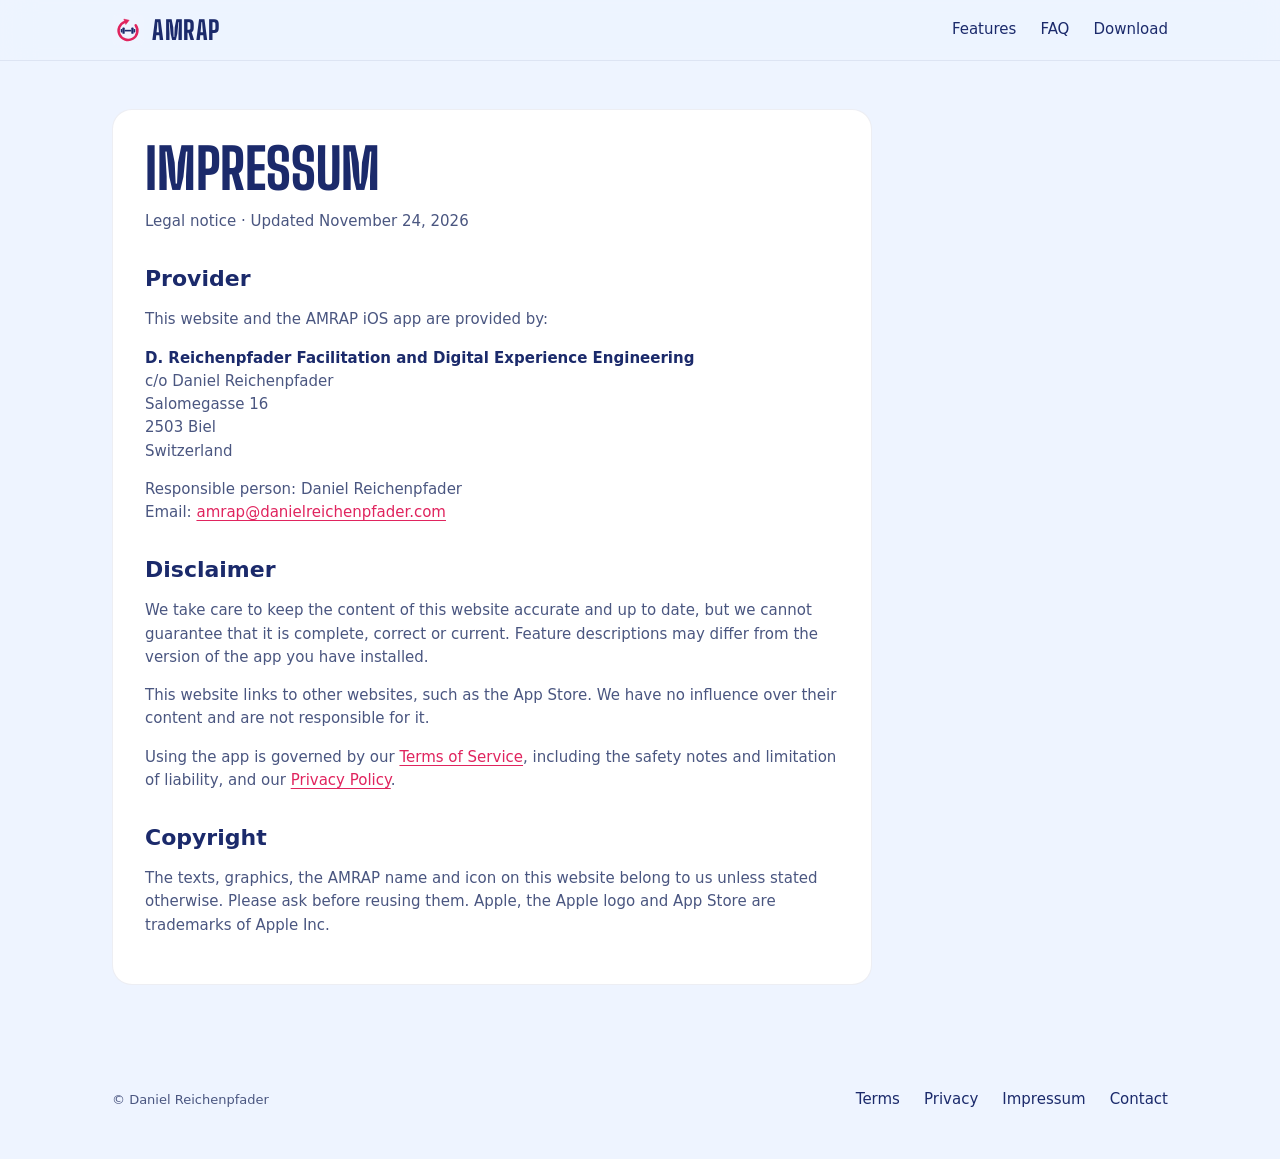
<file: impressum/index.html>
<!doctype html>
<html lang="en">
<head>
  <meta charset="utf-8">
  <meta name="viewport" content="width=device-width, initial-scale=1">
  <title>Impressum · AMRAP</title>
  <meta name="description" content="Impressum and legal notice for the AMRAP website and iOS app.">
  <meta name="theme-color" content="#eef4ff" media="(prefers-color-scheme: light)">
  <meta name="theme-color" content="#0a1230" media="(prefers-color-scheme: dark)">
  <link rel="icon" href="../assets/amrap-icon.svg" type="image/svg+xml">
  <link rel="apple-touch-icon" href="../assets/apple-touch-icon.png">
  <link rel="stylesheet" href="https://fonts.googleapis.com/css2?family=Big+Shoulders+Display:wght@700;800&display=swap">
  <link rel="stylesheet" href="../assets/tokens.css">
  <link rel="stylesheet" href="../assets/components.css">
  <link rel="stylesheet" href="../assets/site.css">
</head>
<body>
  <header class="site-header">
    <div class="wrap">
      <a class="brand" href="../" aria-label="AMRAP home">
        <img class="icon-light" src="../assets/amrap-icon.svg" alt="" width="32" height="32">
        <img class="icon-dark" src="../assets/amrap-icon-dark.svg" alt="" width="32" height="32">
        <span>Amrap</span>
      </a>
      <nav class="nav" aria-label="Main">
        <a href="../#features">Features</a>
        <a href="../#faq">FAQ</a>
        <a href="../#download">Download</a>
      </nav>
    </div>
  </header>
  <main id="main">
    <section class="legal"><div class="wrap"><article class="doc">
      <h1>Impressum</h1>
      <p class="fine">Legal notice · Updated November 24, 2026</p>

      <h2>Provider</h2>
      <p>This website and the AMRAP iOS app are provided by:</p>
      <p><strong>D. Reichenpfader Facilitation and Digital Experience Engineering</strong><br>
      c/o Daniel Reichenpfader<br>
      Salomegasse 16<br>
      2503 Biel<br>
      Switzerland</p>
      <p>Responsible person: Daniel Reichenpfader<br>
      Email: <a href="mailto:amrap@danielreichenpfader.com">amrap@danielreichenpfader.com</a></p>

      <h2>Disclaimer</h2>
      <p>We take care to keep the content of this website accurate and up to date, but we cannot guarantee that it is complete, correct or current. Feature descriptions may differ from the version of the app you have installed.</p>
      <p>This website links to other websites, such as the App Store. We have no influence over their content and are not responsible for it.</p>
      <p>Using the app is governed by our <a href="../terms/">Terms of Service</a>, including the safety notes and limitation of liability, and our <a href="../privacy/">Privacy Policy</a>.</p>

      <h2>Copyright</h2>
      <p>The texts, graphics, the AMRAP name and icon on this website belong to us unless stated otherwise. Please ask before reusing them. Apple, the Apple logo and App Store are trademarks of Apple Inc.</p>
    </article></div></section>
  </main>
  <footer class="site-footer">
    <div class="wrap">
      <span class="fine">© Daniel Reichenpfader</span>
      <nav aria-label="Legal">
        <a href="../terms/">Terms</a>
        <a href="../privacy/">Privacy</a>
        <a href="../impressum/">Impressum</a>
        <a href="mailto:amrap@danielreichenpfader.com">Contact</a>
      </nav>
    </div>
  </footer>
</body>
</html>
</file>
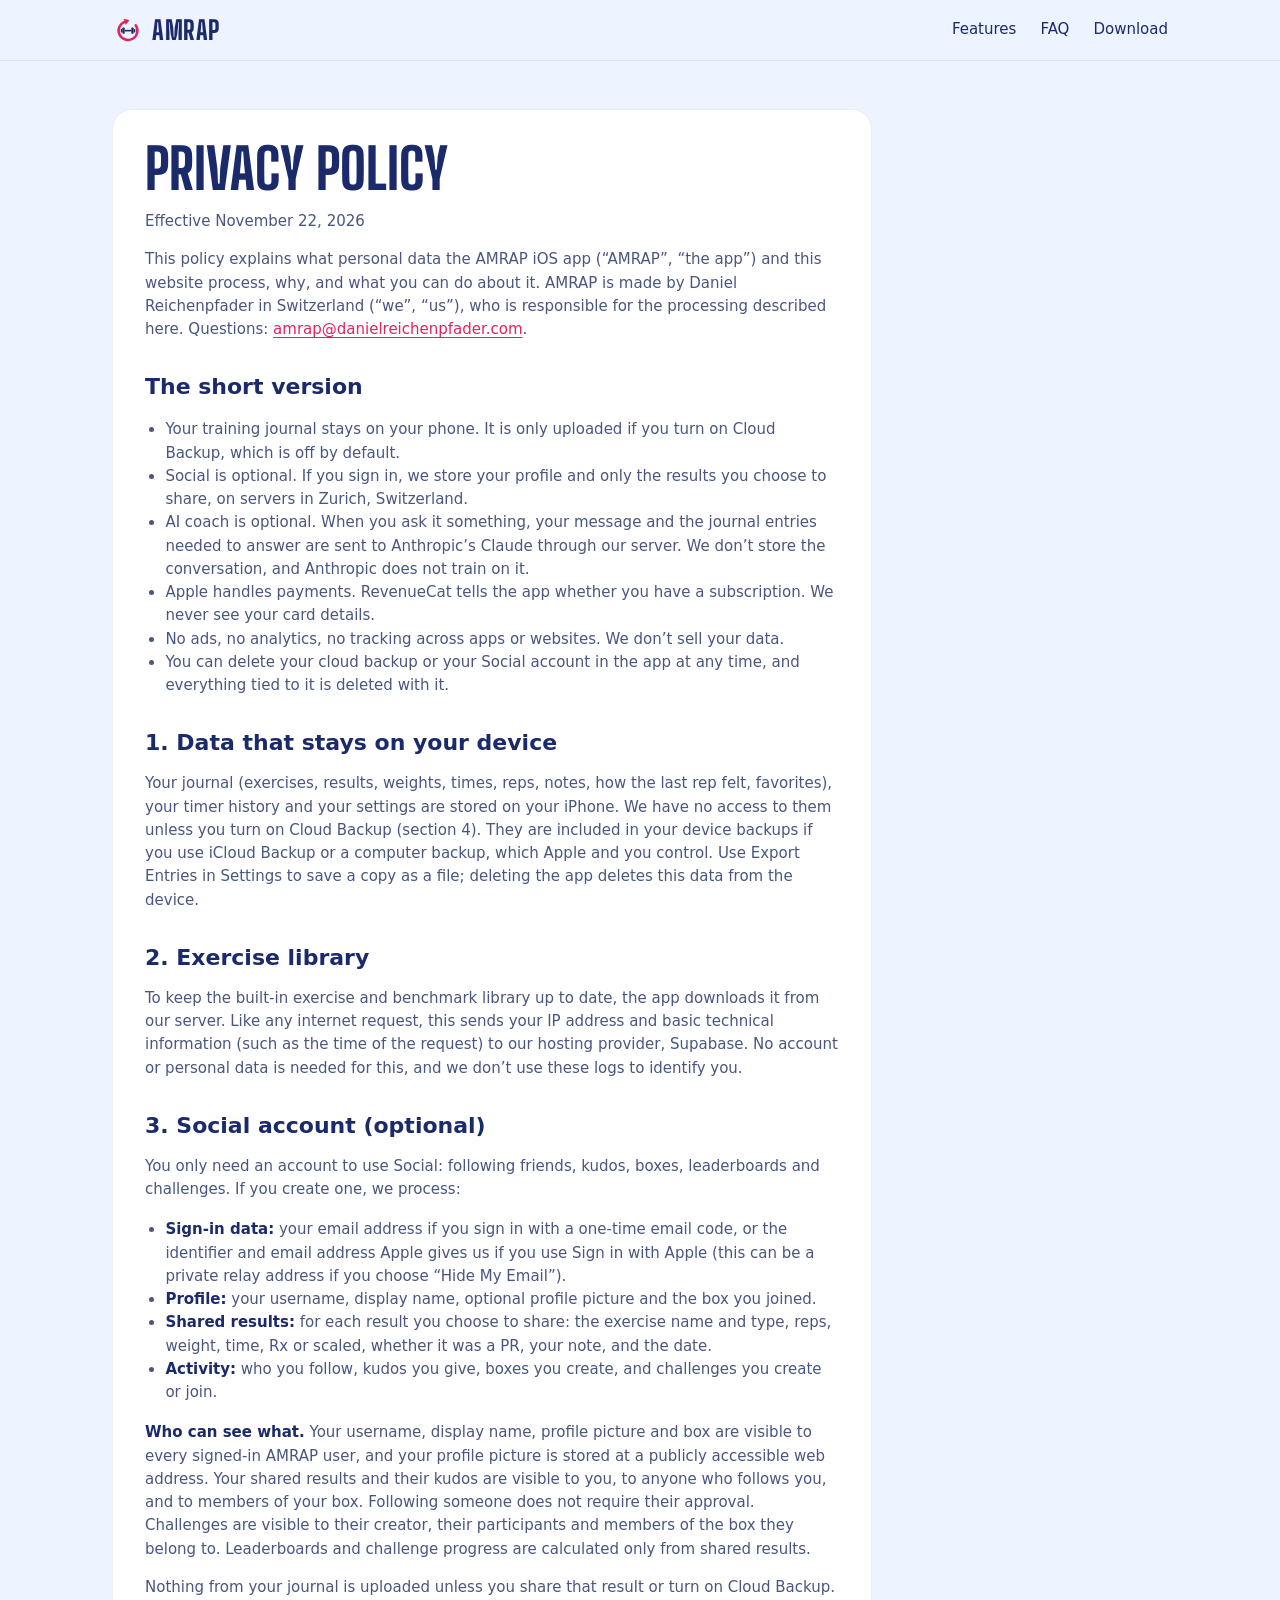
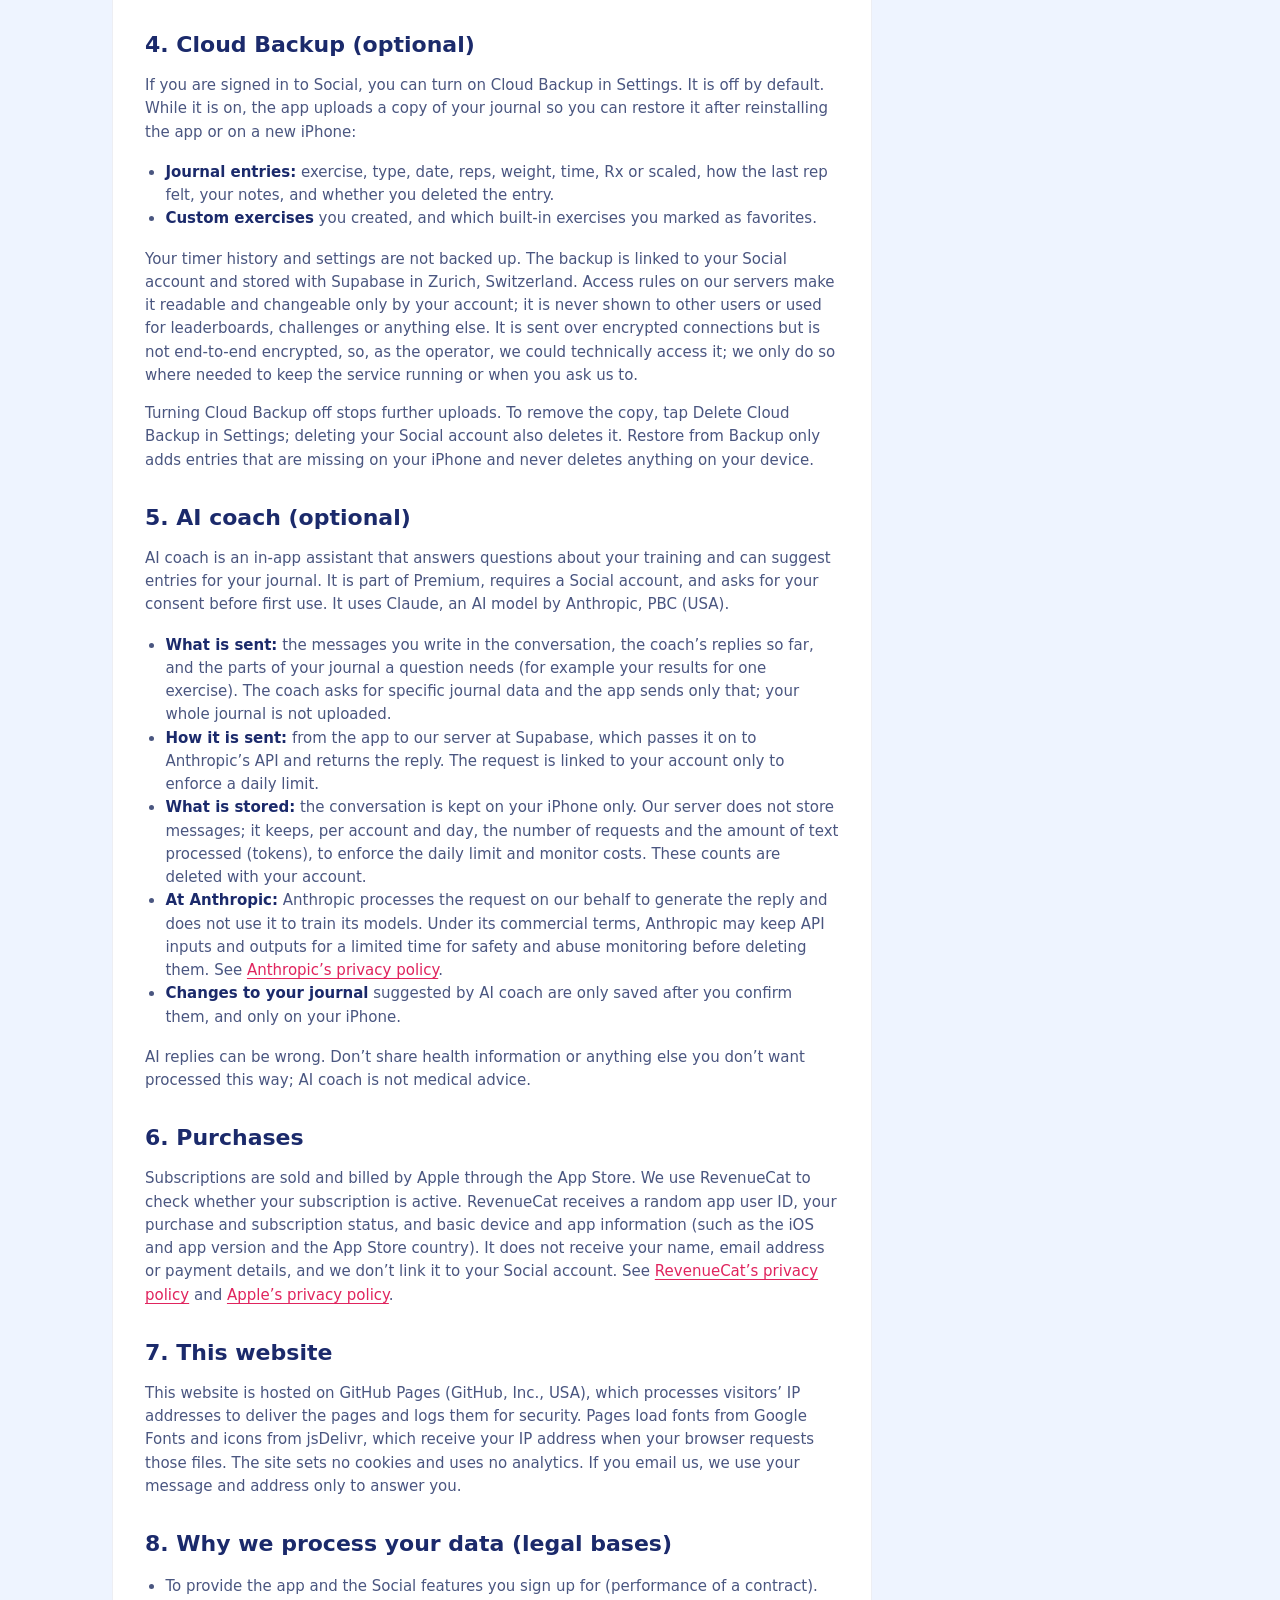
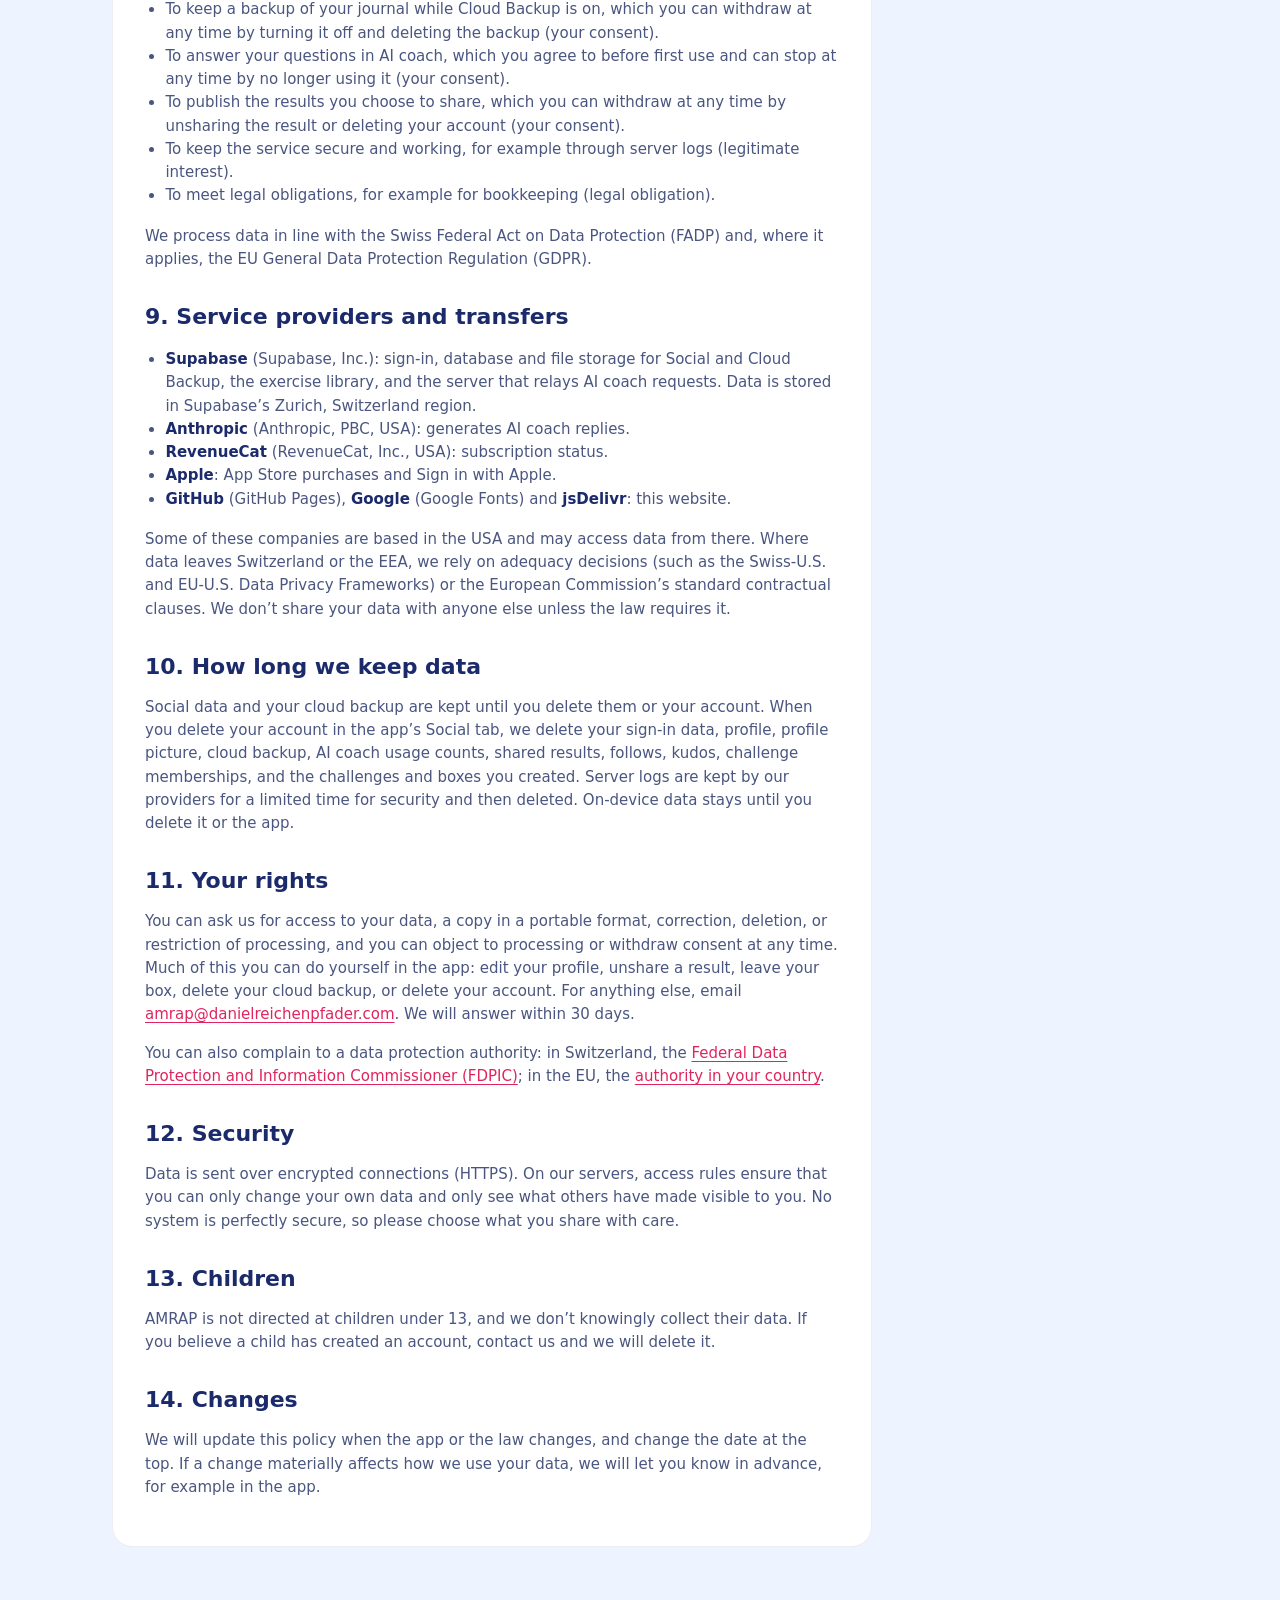
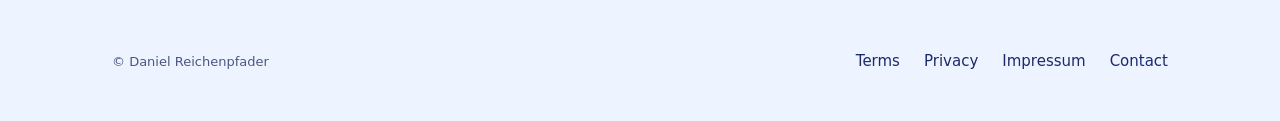
<file: privacy/index.html>
<!doctype html>
<html lang="en">
<head>
  <meta charset="utf-8">
  <meta name="viewport" content="width=device-width, initial-scale=1">
  <title>Privacy Policy · AMRAP</title>
  <meta name="description" content="Privacy Policy for the AMRAP iOS app.">
  <meta name="theme-color" content="#eef4ff" media="(prefers-color-scheme: light)">
  <meta name="theme-color" content="#0a1230" media="(prefers-color-scheme: dark)">
  <link rel="icon" href="../assets/amrap-icon.svg" type="image/svg+xml">
  <link rel="apple-touch-icon" href="../assets/apple-touch-icon.png">
  <link rel="stylesheet" href="https://fonts.googleapis.com/css2?family=Big+Shoulders+Display:wght@700;800&display=swap">
  <link rel="stylesheet" href="../assets/tokens.css">
  <link rel="stylesheet" href="../assets/components.css">
  <link rel="stylesheet" href="../assets/site.css">
</head>
<body>
  <header class="site-header">
    <div class="wrap">
      <a class="brand" href="../" aria-label="AMRAP home">
        <img class="icon-light" src="../assets/amrap-icon.svg" alt="" width="32" height="32">
        <img class="icon-dark" src="../assets/amrap-icon-dark.svg" alt="" width="32" height="32">
        <span>Amrap</span>
      </a>
      <nav class="nav" aria-label="Main">
        <a href="../#features">Features</a>
        <a href="../#faq">FAQ</a>
        <a href="../#download">Download</a>
      </nav>
    </div>
  </header>
  <main id="main">
    <section class="legal"><div class="wrap"><article class="doc">
      <h1>Privacy Policy</h1>
      <p class="fine">Effective November 22, 2026</p>

      <p>This policy explains what personal data the AMRAP iOS app (“AMRAP”, “the app”) and this website process, why, and what you can do about it. AMRAP is made by Daniel Reichenpfader in Switzerland (“we”, “us”), who is responsible for the processing described here. Questions: <a href="mailto:amrap@danielreichenpfader.com">amrap@danielreichenpfader.com</a>.</p>

      <h2>The short version</h2>
      <ul>
        <li>Your training journal stays on your phone. It is only uploaded if you turn on Cloud Backup, which is off by default.</li>
        <li>Social is optional. If you sign in, we store your profile and only the results you choose to share, on servers in Zurich, Switzerland.</li>
        <li>AI coach is optional. When you ask it something, your message and the journal entries needed to answer are sent to Anthropic’s Claude through our server. We don’t store the conversation, and Anthropic does not train on it.</li>
        <li>Apple handles payments. RevenueCat tells the app whether you have a subscription. We never see your card details.</li>
        <li>No ads, no analytics, no tracking across apps or websites. We don’t sell your data.</li>
        <li>You can delete your cloud backup or your Social account in the app at any time, and everything tied to it is deleted with it.</li>
      </ul>

      <h2>1. Data that stays on your device</h2>
      <p>Your journal (exercises, results, weights, times, reps, notes, how the last rep felt, favorites), your timer history and your settings are stored on your iPhone. We have no access to them unless you turn on Cloud Backup (section 4). They are included in your device backups if you use iCloud Backup or a computer backup, which Apple and you control. Use Export Entries in Settings to save a copy as a file; deleting the app deletes this data from the device.</p>

      <h2>2. Exercise library</h2>
      <p>To keep the built-in exercise and benchmark library up to date, the app downloads it from our server. Like any internet request, this sends your IP address and basic technical information (such as the time of the request) to our hosting provider, Supabase. No account or personal data is needed for this, and we don’t use these logs to identify you.</p>

      <h2>3. Social account (optional)</h2>
      <p>You only need an account to use Social: following friends, kudos, boxes, leaderboards and challenges. If you create one, we process:</p>
      <ul>
        <li><strong>Sign-in data:</strong> your email address if you sign in with a one-time email code, or the identifier and email address Apple gives us if you use Sign in with Apple (this can be a private relay address if you choose “Hide My Email”).</li>
        <li><strong>Profile:</strong> your username, display name, optional profile picture and the box you joined.</li>
        <li><strong>Shared results:</strong> for each result you choose to share: the exercise name and type, reps, weight, time, Rx or scaled, whether it was a PR, your note, and the date.</li>
        <li><strong>Activity:</strong> who you follow, kudos you give, boxes you create, and challenges you create or join.</li>
      </ul>
      <p><strong>Who can see what.</strong> Your username, display name, profile picture and box are visible to every signed-in AMRAP user, and your profile picture is stored at a publicly accessible web address. Your shared results and their kudos are visible to you, to anyone who follows you, and to members of your box. Following someone does not require their approval. Challenges are visible to their creator, their participants and members of the box they belong to. Leaderboards and challenge progress are calculated only from shared results.</p>
      <p>Nothing from your journal is uploaded unless you share that result or turn on Cloud Backup.</p>

      <h2>4. Cloud Backup (optional)</h2>
      <p>If you are signed in to Social, you can turn on Cloud Backup in Settings. It is off by default. While it is on, the app uploads a copy of your journal so you can restore it after reinstalling the app or on a new iPhone:</p>
      <ul>
        <li><strong>Journal entries:</strong> exercise, type, date, reps, weight, time, Rx or scaled, how the last rep felt, your notes, and whether you deleted the entry.</li>
        <li><strong>Custom exercises</strong> you created, and which built-in exercises you marked as favorites.</li>
      </ul>
      <p>Your timer history and settings are not backed up. The backup is linked to your Social account and stored with Supabase in Zurich, Switzerland. Access rules on our servers make it readable and changeable only by your account; it is never shown to other users or used for leaderboards, challenges or anything else. It is sent over encrypted connections but is not end-to-end encrypted, so, as the operator, we could technically access it; we only do so where needed to keep the service running or when you ask us to.</p>
      <p>Turning Cloud Backup off stops further uploads. To remove the copy, tap Delete Cloud Backup in Settings; deleting your Social account also deletes it. Restore from Backup only adds entries that are missing on your iPhone and never deletes anything on your device.</p>

      <h2>5. AI coach (optional)</h2>
      <p>AI coach is an in-app assistant that answers questions about your training and can suggest entries for your journal. It is part of Premium, requires a Social account, and asks for your consent before first use. It uses Claude, an AI model by Anthropic, PBC (USA).</p>
      <ul>
        <li><strong>What is sent:</strong> the messages you write in the conversation, the coach’s replies so far, and the parts of your journal a question needs (for example your results for one exercise). The coach asks for specific journal data and the app sends only that; your whole journal is not uploaded.</li>
        <li><strong>How it is sent:</strong> from the app to our server at Supabase, which passes it on to Anthropic’s API and returns the reply. The request is linked to your account only to enforce a daily limit.</li>
        <li><strong>What is stored:</strong> the conversation is kept on your iPhone only. Our server does not store messages; it keeps, per account and day, the number of requests and the amount of text processed (tokens), to enforce the daily limit and monitor costs. These counts are deleted with your account.</li>
        <li><strong>At Anthropic:</strong> Anthropic processes the request on our behalf to generate the reply and does not use it to train its models. Under its commercial terms, Anthropic may keep API inputs and outputs for a limited time for safety and abuse monitoring before deleting them. See <a href="https://www.anthropic.com/legal/privacy">Anthropic’s privacy policy</a>.</li>
        <li><strong>Changes to your journal</strong> suggested by AI coach are only saved after you confirm them, and only on your iPhone.</li>
      </ul>
      <p>AI replies can be wrong. Don’t share health information or anything else you don’t want processed this way; AI coach is not medical advice.</p>

      <h2>6. Purchases</h2>
      <p>Subscriptions are sold and billed by Apple through the App Store. We use RevenueCat to check whether your subscription is active. RevenueCat receives a random app user ID, your purchase and subscription status, and basic device and app information (such as the iOS and app version and the App Store country). It does not receive your name, email address or payment details, and we don’t link it to your Social account. See <a href="https://www.revenuecat.com/privacy/">RevenueCat’s privacy policy</a> and <a href="https://www.apple.com/legal/privacy/">Apple’s privacy policy</a>.</p>

      <h2>7. This website</h2>
      <p>This website is hosted on GitHub Pages (GitHub, Inc., USA), which processes visitors’ IP addresses to deliver the pages and logs them for security. Pages load fonts from Google Fonts and icons from jsDelivr, which receive your IP address when your browser requests those files. The site sets no cookies and uses no analytics. If you email us, we use your message and address only to answer you.</p>

      <h2>8. Why we process your data (legal bases)</h2>
      <ul>
        <li>To provide the app and the Social features you sign up for (performance of a contract).</li>
        <li>To keep a backup of your journal while Cloud Backup is on, which you can withdraw at any time by turning it off and deleting the backup (your consent).</li>
        <li>To answer your questions in AI coach, which you agree to before first use and can stop at any time by no longer using it (your consent).</li>
        <li>To publish the results you choose to share, which you can withdraw at any time by unsharing the result or deleting your account (your consent).</li>
        <li>To keep the service secure and working, for example through server logs (legitimate interest).</li>
        <li>To meet legal obligations, for example for bookkeeping (legal obligation).</li>
      </ul>
      <p>We process data in line with the Swiss Federal Act on Data Protection (FADP) and, where it applies, the EU General Data Protection Regulation (GDPR).</p>

      <h2>9. Service providers and transfers</h2>
      <ul>
        <li><strong>Supabase</strong> (Supabase, Inc.): sign-in, database and file storage for Social and Cloud Backup, the exercise library, and the server that relays AI coach requests. Data is stored in Supabase’s Zurich, Switzerland region.</li>
        <li><strong>Anthropic</strong> (Anthropic, PBC, USA): generates AI coach replies.</li>
        <li><strong>RevenueCat</strong> (RevenueCat, Inc., USA): subscription status.</li>
        <li><strong>Apple</strong>: App Store purchases and Sign in with Apple.</li>
        <li><strong>GitHub</strong> (GitHub Pages), <strong>Google</strong> (Google Fonts) and <strong>jsDelivr</strong>: this website.</li>
      </ul>
      <p>Some of these companies are based in the USA and may access data from there. Where data leaves Switzerland or the EEA, we rely on adequacy decisions (such as the Swiss-U.S. and EU-U.S. Data Privacy Frameworks) or the European Commission’s standard contractual clauses. We don’t share your data with anyone else unless the law requires it.</p>

      <h2>10. How long we keep data</h2>
      <p>Social data and your cloud backup are kept until you delete them or your account. When you delete your account in the app’s Social tab, we delete your sign-in data, profile, profile picture, cloud backup, AI coach usage counts, shared results, follows, kudos, challenge memberships, and the challenges and boxes you created. Server logs are kept by our providers for a limited time for security and then deleted. On-device data stays until you delete it or the app.</p>

      <h2>11. Your rights</h2>
      <p>You can ask us for access to your data, a copy in a portable format, correction, deletion, or restriction of processing, and you can object to processing or withdraw consent at any time. Much of this you can do yourself in the app: edit your profile, unshare a result, leave your box, delete your cloud backup, or delete your account. For anything else, email <a href="mailto:amrap@danielreichenpfader.com">amrap@danielreichenpfader.com</a>. We will answer within 30 days.</p>
      <p>You can also complain to a data protection authority: in Switzerland, the <a href="https://www.edoeb.admin.ch/">Federal Data Protection and Information Commissioner (FDPIC)</a>; in the EU, the <a href="https://edpb.europa.eu/about-edpb/about-edpb/members_en">authority in your country</a>.</p>

      <h2>12. Security</h2>
      <p>Data is sent over encrypted connections (HTTPS). On our servers, access rules ensure that you can only change your own data and only see what others have made visible to you. No system is perfectly secure, so please choose what you share with care.</p>

      <h2>13. Children</h2>
      <p>AMRAP is not directed at children under 13, and we don’t knowingly collect their data. If you believe a child has created an account, contact us and we will delete it.</p>

      <h2>14. Changes</h2>
      <p>We will update this policy when the app or the law changes, and change the date at the top. If a change materially affects how we use your data, we will let you know in advance, for example in the app.</p>
    </article></div></section>
  </main>
  <footer class="site-footer">
    <div class="wrap">
      <span class="fine">© Daniel Reichenpfader</span>
      <nav aria-label="Legal">
        <a href="../terms/">Terms</a>
        <a href="../privacy/">Privacy</a>
        <a href="../impressum/">Impressum</a>
        <a href="mailto:amrap@danielreichenpfader.com">Contact</a>
      </nav>
    </div>
  </footer>
</body>
</html>
</file>
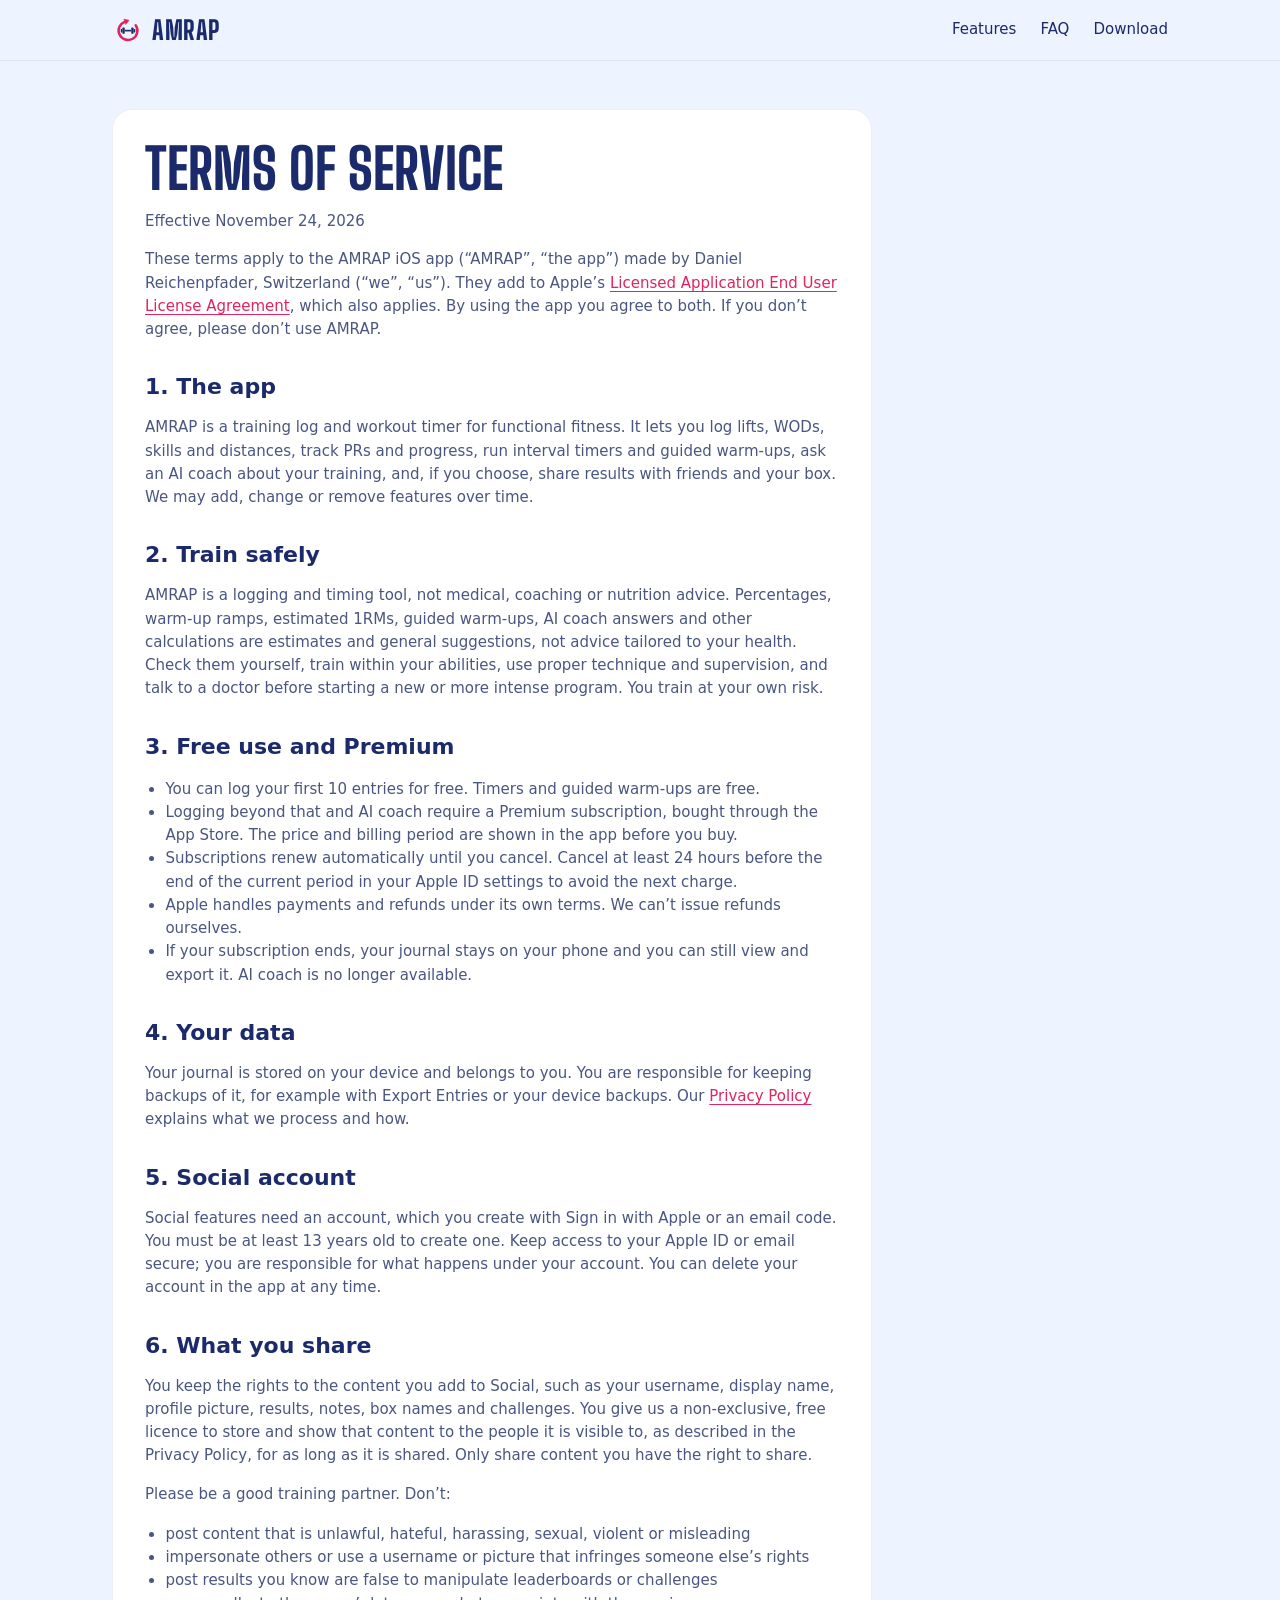
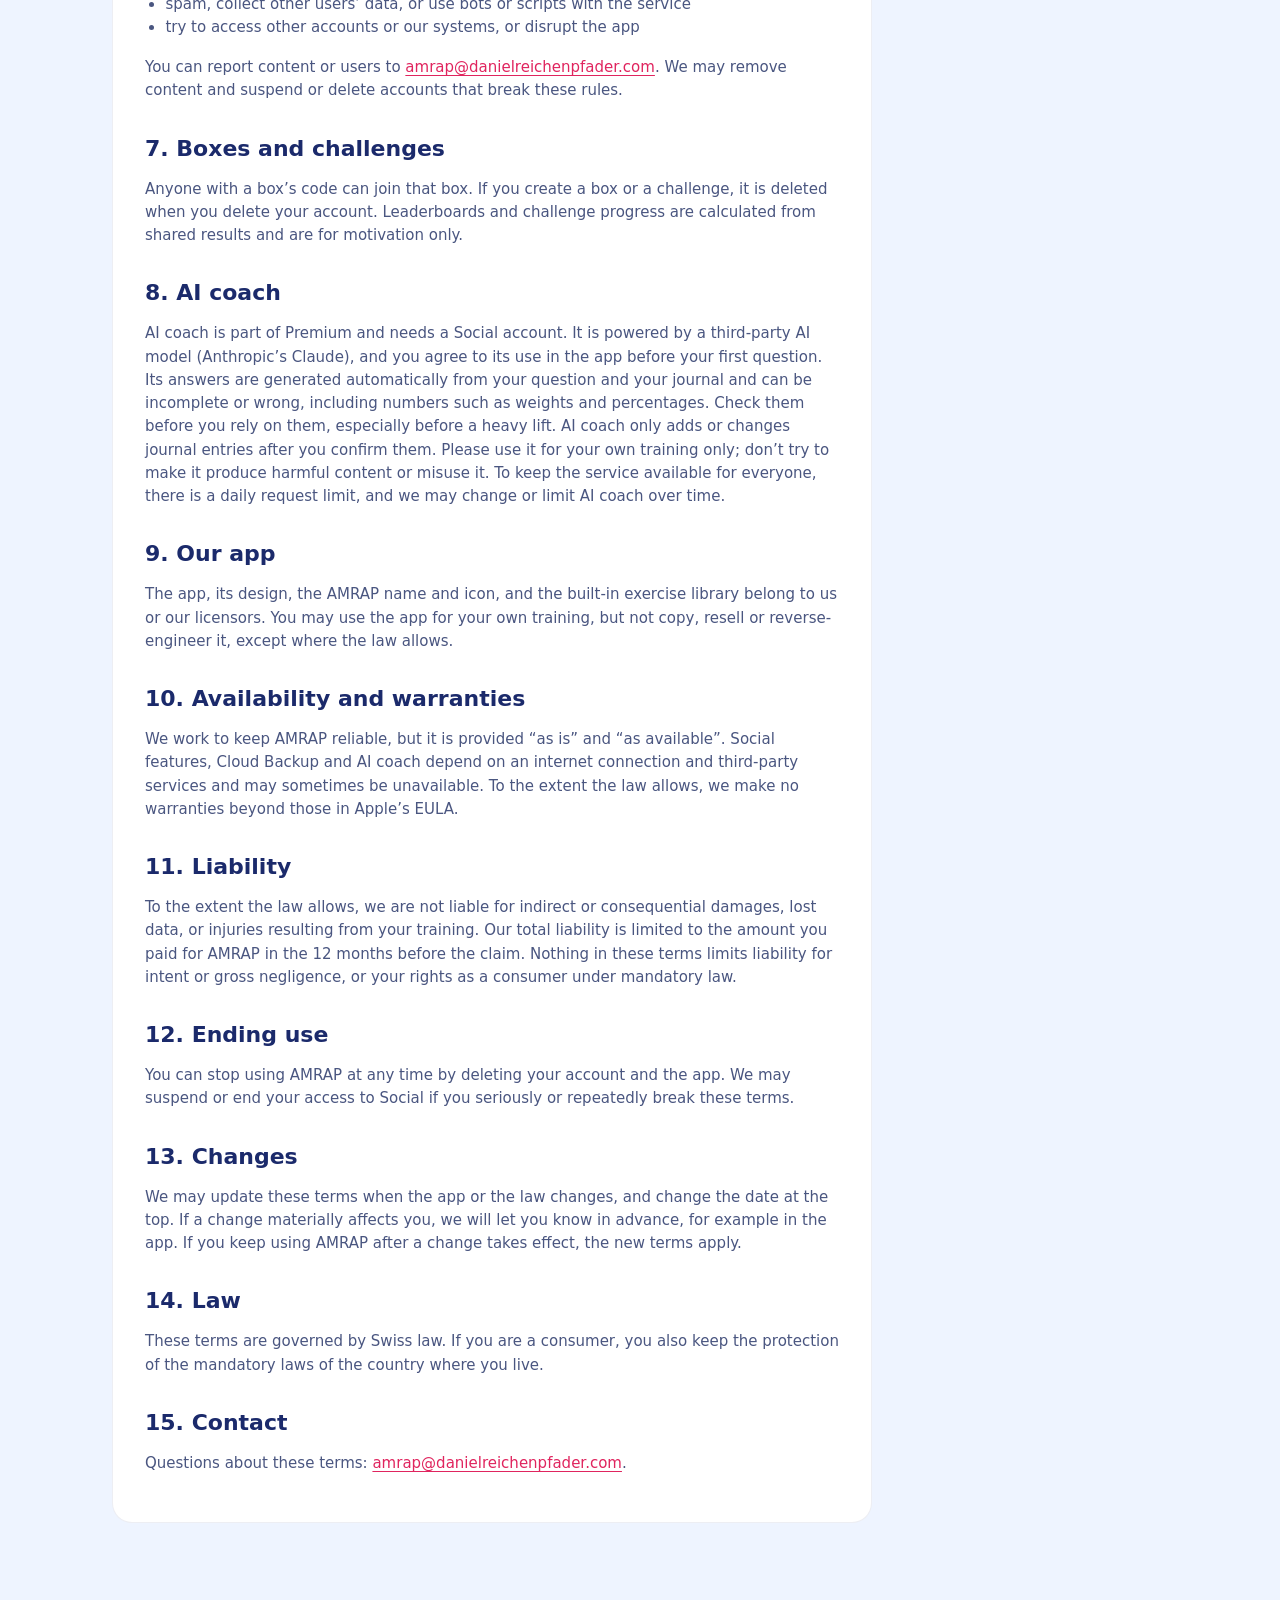
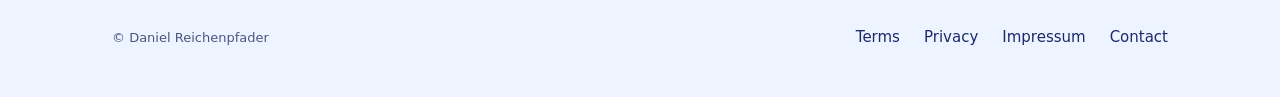
<file: terms/index.html>
<!doctype html>
<html lang="en">
<head>
  <meta charset="utf-8">
  <meta name="viewport" content="width=device-width, initial-scale=1">
  <title>Terms of Service · AMRAP</title>
  <meta name="description" content="Terms of Service for the AMRAP iOS app.">
  <meta name="theme-color" content="#eef4ff" media="(prefers-color-scheme: light)">
  <meta name="theme-color" content="#0a1230" media="(prefers-color-scheme: dark)">
  <link rel="icon" href="../assets/amrap-icon.svg" type="image/svg+xml">
  <link rel="apple-touch-icon" href="../assets/apple-touch-icon.png">
  <link rel="stylesheet" href="https://fonts.googleapis.com/css2?family=Big+Shoulders+Display:wght@700;800&display=swap">
  <link rel="stylesheet" href="../assets/tokens.css">
  <link rel="stylesheet" href="../assets/components.css">
  <link rel="stylesheet" href="../assets/site.css">
</head>
<body>
  <header class="site-header">
    <div class="wrap">
      <a class="brand" href="../" aria-label="AMRAP home">
        <img class="icon-light" src="../assets/amrap-icon.svg" alt="" width="32" height="32">
        <img class="icon-dark" src="../assets/amrap-icon-dark.svg" alt="" width="32" height="32">
        <span>Amrap</span>
      </a>
      <nav class="nav" aria-label="Main">
        <a href="../#features">Features</a>
        <a href="../#faq">FAQ</a>
        <a href="../#download">Download</a>
      </nav>
    </div>
  </header>
  <main id="main">
    <section class="legal"><div class="wrap"><article class="doc">
      <h1>Terms of Service</h1>
      <p class="fine">Effective November 24, 2026</p>

      <p>These terms apply to the AMRAP iOS app (“AMRAP”, “the app”) made by Daniel Reichenpfader, Switzerland (“we”, “us”). They add to Apple’s <a href="https://www.apple.com/legal/internet-services/itunes/dev/stdeula/">Licensed Application End User License Agreement</a>, which also applies. By using the app you agree to both. If you don’t agree, please don’t use AMRAP.</p>

      <h2>1. The app</h2>
      <p>AMRAP is a training log and workout timer for functional fitness. It lets you log lifts, WODs, skills and distances, track PRs and progress, run interval timers and guided warm-ups, ask an AI coach about your training, and, if you choose, share results with friends and your box. We may add, change or remove features over time.</p>

      <h2>2. Train safely</h2>
      <p>AMRAP is a logging and timing tool, not medical, coaching or nutrition advice. Percentages, warm-up ramps, estimated 1RMs, guided warm-ups, AI coach answers and other calculations are estimates and general suggestions, not advice tailored to your health. Check them yourself, train within your abilities, use proper technique and supervision, and talk to a doctor before starting a new or more intense program. You train at your own risk.</p>

      <h2>3. Free use and Premium</h2>
      <ul>
        <li>You can log your first 10 entries for free. Timers and guided warm-ups are free.</li>
        <li>Logging beyond that and AI coach require a Premium subscription, bought through the App Store. The price and billing period are shown in the app before you buy.</li>
        <li>Subscriptions renew automatically until you cancel. Cancel at least 24 hours before the end of the current period in your Apple ID settings to avoid the next charge.</li>
        <li>Apple handles payments and refunds under its own terms. We can’t issue refunds ourselves.</li>
        <li>If your subscription ends, your journal stays on your phone and you can still view and export it. AI coach is no longer available.</li>
      </ul>

      <h2>4. Your data</h2>
      <p>Your journal is stored on your device and belongs to you. You are responsible for keeping backups of it, for example with Export Entries or your device backups. Our <a href="../privacy/">Privacy Policy</a> explains what we process and how.</p>

      <h2>5. Social account</h2>
      <p>Social features need an account, which you create with Sign in with Apple or an email code. You must be at least 13 years old to create one. Keep access to your Apple ID or email secure; you are responsible for what happens under your account. You can delete your account in the app at any time.</p>

      <h2>6. What you share</h2>
      <p>You keep the rights to the content you add to Social, such as your username, display name, profile picture, results, notes, box names and challenges. You give us a non-exclusive, free licence to store and show that content to the people it is visible to, as described in the Privacy Policy, for as long as it is shared. Only share content you have the right to share.</p>
      <p>Please be a good training partner. Don’t:</p>
      <ul>
        <li>post content that is unlawful, hateful, harassing, sexual, violent or misleading</li>
        <li>impersonate others or use a username or picture that infringes someone else’s rights</li>
        <li>post results you know are false to manipulate leaderboards or challenges</li>
        <li>spam, collect other users’ data, or use bots or scripts with the service</li>
        <li>try to access other accounts or our systems, or disrupt the app</li>
      </ul>
      <p>You can report content or users to <a href="mailto:amrap@danielreichenpfader.com">amrap@danielreichenpfader.com</a>. We may remove content and suspend or delete accounts that break these rules.</p>

      <h2>7. Boxes and challenges</h2>
      <p>Anyone with a box’s code can join that box. If you create a box or a challenge, it is deleted when you delete your account. Leaderboards and challenge progress are calculated from shared results and are for motivation only.</p>

      <h2>8. AI coach</h2>
      <p>AI coach is part of Premium and needs a Social account. It is powered by a third-party AI model (Anthropic’s Claude), and you agree to its use in the app before your first question. Its answers are generated automatically from your question and your journal and can be incomplete or wrong, including numbers such as weights and percentages. Check them before you rely on them, especially before a heavy lift. AI coach only adds or changes journal entries after you confirm them. Please use it for your own training only; don’t try to make it produce harmful content or misuse it. To keep the service available for everyone, there is a daily request limit, and we may change or limit AI coach over time.</p>

      <h2>9. Our app</h2>
      <p>The app, its design, the AMRAP name and icon, and the built-in exercise library belong to us or our licensors. You may use the app for your own training, but not copy, resell or reverse-engineer it, except where the law allows.</p>

      <h2>10. Availability and warranties</h2>
      <p>We work to keep AMRAP reliable, but it is provided “as is” and “as available”. Social features, Cloud Backup and AI coach depend on an internet connection and third-party services and may sometimes be unavailable. To the extent the law allows, we make no warranties beyond those in Apple’s EULA.</p>

      <h2>11. Liability</h2>
      <p>To the extent the law allows, we are not liable for indirect or consequential damages, lost data, or injuries resulting from your training. Our total liability is limited to the amount you paid for AMRAP in the 12 months before the claim. Nothing in these terms limits liability for intent or gross negligence, or your rights as a consumer under mandatory law.</p>

      <h2>12. Ending use</h2>
      <p>You can stop using AMRAP at any time by deleting your account and the app. We may suspend or end your access to Social if you seriously or repeatedly break these terms.</p>

      <h2>13. Changes</h2>
      <p>We may update these terms when the app or the law changes, and change the date at the top. If a change materially affects you, we will let you know in advance, for example in the app. If you keep using AMRAP after a change takes effect, the new terms apply.</p>

      <h2>14. Law</h2>
      <p>These terms are governed by Swiss law. If you are a consumer, you also keep the protection of the mandatory laws of the country where you live.</p>

      <h2>15. Contact</h2>
      <p>Questions about these terms: <a href="mailto:amrap@danielreichenpfader.com">amrap@danielreichenpfader.com</a>.</p>
    </article></div></section>
  </main>
  <footer class="site-footer">
    <div class="wrap">
      <span class="fine">© Daniel Reichenpfader</span>
      <nav aria-label="Legal">
        <a href="../terms/">Terms</a>
        <a href="../privacy/">Privacy</a>
        <a href="../impressum/">Impressum</a>
        <a href="mailto:amrap@danielreichenpfader.com">Contact</a>
      </nav>
    </div>
  </footer>
</body>
</html>
</file>
<file: assets/tokens.css>
/* Amrap design system v3 — tokens (from the Amrap design system, tokens.json). */
:root {
  color-scheme: light dark;
  --background: #eef4ff;
  --surface-card: #ffffff;
  --fill-secondary: rgba(27, 42, 107, 0.08);
  --fill-quaternary: rgba(27, 42, 107, 0.14);
  --card-stroke: rgba(27, 42, 107, 0.08);
  --label: #1b2a6b;
  --label-secondary: #4a5680;
  --navy: #1b2a6b;
  --sky-strong: #9cc2ff;
  --primary: #1b2a6b;
  --on-primary: #ffffff;
  --accent: #e0245e;
  --on-accent: #ffffff;
  --danger: #c62828;
  --type-lift: #f2711c;
  --type-wod: #ad5fe0;
  --type-skill: #22a06b;
  --type-distance: #e8a317;
  --type-undefined: #8a90a6;
  --on-type: #000000;
  --timer-countdown: var(--sky-strong);
  --on-timer-countdown: var(--navy);
  --timer-work: var(--accent);
  --on-timer-work: var(--on-accent);
  --timer-rest: var(--navy);
  --on-timer-rest: #ffffff;
  --timer-rest-ring: var(--sky-strong);
  --timer-idle-ring: var(--primary);
  --shadow-badge: 0 4px 10px rgba(0, 0, 0, 0.12);

  --space-4: 4px;
  --space-8: 8px;
  --space-12: 12px;
  --space-16: 16px;
  --space-24: 24px;
  --space-32: 32px;
  --space-48: 48px;
  --radius-control: 12px;
  --radius-card: 16px;
  --radius-tile: 20px;
  --radius-pill: 999px;
  --stroke-ring: 12px;
  --stroke-hairline: 1px;
  --font-sf: -apple-system, BlinkMacSystemFont, "SF Pro Text", system-ui, sans-serif;
  --font-display: "Big Shoulders Display", "Arial Narrow", sans-serif-condensed, -apple-system, sans-serif;
}

@media (prefers-color-scheme: dark) {
  :root {
    --background: #0a1230;
    --surface-card: #141e44;
    --fill-secondary: rgba(156, 194, 255, 0.16);
    --fill-quaternary: rgba(156, 194, 255, 0.20);
    --card-stroke: rgba(156, 194, 255, 0.12);
    --label: #ffffff;
    --label-secondary: #a3acc9;
    --primary: #9cc2ff;
    --on-primary: #0a1230;
    --accent: #ff6b9a;
    --on-accent: #0a1230;
    --danger: #ff6b6b;
    --type-lift: #ff8a3d;
    --type-wod: #c084fc;
    --type-skill: #3ccf8e;
    --type-distance: #f5c04a;
  }
}
</file>
<file: assets/components.css>
/* Amrap design system v3 — components (from components/bundle.css, body rule removed). */
.amrap-grid { display: grid; grid-template-columns: repeat(2, minmax(0, 1fr)); gap: var(--space-12); max-width: 420px; }

.amrap-stat-card { display: flex; align-items: center; gap: var(--space-12); min-height: 72px; box-sizing: border-box; padding: var(--space-16); border-radius: var(--radius-card); background: var(--surface-card); border: var(--stroke-hairline) solid var(--card-stroke); }
.amrap-stat-card__text { flex: 1; display: flex; flex-direction: column; gap: var(--space-8); min-width: 0; }
.amrap-stat-card__title { font-size: 12px; line-height: 16px; font-weight: 500; text-transform: uppercase; letter-spacing: 0.02em; color: var(--label-secondary); }
.amrap-stat-card__value { font-family: var(--font-display); font-size: 28px; line-height: 1; font-weight: 700; font-variant-numeric: tabular-nums; color: var(--label); white-space: nowrap; }
.amrap-stat-card__emoji { font-size: 28px; line-height: 1; }

.amrap-tile { display: flex; flex-direction: column; align-items: center; justify-content: center; gap: var(--space-8); min-height: 108px; padding: var(--space-8); border-radius: var(--radius-tile); color: var(--on-type); }
.amrap-tile i { font-size: 28px; }
.amrap-tile span { font-size: 17px; line-height: 22px; font-weight: 600; }
.amrap-tile--lift { background: var(--type-lift); }
.amrap-tile--wod { background: var(--type-wod); }
.amrap-tile--skill { background: var(--type-skill); }
.amrap-tile--distance { background: var(--type-distance); }

.amrap-phase { --ground: var(--timer-work); --ink: var(--on-timer-work); --ring: var(--on-timer-work); --badge-ink: var(--timer-work); display: flex; flex-direction: column; align-items: center; gap: var(--space-16); padding: var(--space-24) var(--space-16); border-radius: var(--radius-tile); background: var(--ground); color: var(--ink); }
.amrap-phase--countdown { --ground: var(--timer-countdown); --ink: var(--on-timer-countdown); --ring: var(--on-timer-countdown); --badge-ink: var(--timer-countdown); }
.amrap-phase--rest { --ground: var(--timer-rest); --ink: var(--on-timer-rest); --ring: var(--timer-rest-ring); --badge-ink: var(--timer-rest); }
.amrap-badge { display: inline-flex; justify-content: center; min-width: 96px; box-sizing: border-box; padding: var(--space-8) var(--space-16); border-radius: var(--radius-control); background: var(--ring); color: var(--badge-ink); font-family: var(--font-display); font-size: 20px; line-height: 1; font-weight: 800; letter-spacing: 0.04em; text-transform: uppercase; }

.amrap-dial { position: relative; width: 300px; height: 300px; max-width: 100%; aspect-ratio: 1; }
.amrap-dial svg { position: absolute; inset: 0; width: 100%; height: 100%; transform: rotate(-90deg); }
.amrap-dial__track, .amrap-dial__ring { fill: none; stroke-width: var(--stroke-ring); }
.amrap-dial__track { stroke: var(--ring, var(--label)); stroke-opacity: 0.25; }
.amrap-dial__ring { stroke: var(--ring, var(--timer-idle-ring)); stroke-linecap: round; }
.amrap-dial__time { position: absolute; inset: 0; display: flex; align-items: center; justify-content: center; font-family: var(--font-display); font-size: 74px; line-height: 1; font-weight: 800; font-variant-numeric: tabular-nums; }
</file>
<file: assets/site.css>
/* Amrap website — built on the v3 design system tokens (tokens.css). */
*, *::before, *::after { box-sizing: border-box; }
html { -webkit-text-size-adjust: 100%; scroll-behavior: smooth; }
body {
  margin: 0;
  background: var(--background);
  color: var(--label);
  font-family: var(--font-sf);
  font-size: 17px;
  line-height: 1.45;
  -webkit-font-smoothing: antialiased;
}
img, svg { display: block; max-width: 100%; }
a { color: var(--accent); text-underline-offset: 3px; }
a:hover { text-decoration-thickness: 2px; }
:focus-visible { outline: 3px solid var(--accent); outline-offset: 3px; border-radius: 4px; }
.skip { position: absolute; left: -999px; }
.skip:focus { left: var(--space-16); top: var(--space-16); z-index: 10; background: var(--surface-card); padding: var(--space-8) var(--space-16); border-radius: var(--radius-control); }

.wrap { width: 100%; max-width: 1120px; margin: 0 auto; padding: 0 var(--space-16); }
@media (min-width: 720px) { .wrap { padding: 0 var(--space-32); } }

/* ---------- Header ---------- */
.site-header { position: sticky; top: 0; z-index: 5; background: color-mix(in srgb, var(--background) 85%, transparent); backdrop-filter: saturate(1.6) blur(16px); -webkit-backdrop-filter: saturate(1.6) blur(16px); border-bottom: var(--stroke-hairline) solid var(--card-stroke); }
.site-header .wrap { display: flex; align-items: center; justify-content: space-between; height: 60px; gap: var(--space-16); }
.brand { display: inline-flex; align-items: center; gap: var(--space-8); color: var(--label); text-decoration: none; }
.brand img { width: 32px; height: 32px; border-radius: 8px; }
.brand span { font-family: var(--font-display); font-weight: 800; font-size: 26px; line-height: 1; letter-spacing: 0.02em; text-transform: uppercase; }
.nav { display: flex; gap: var(--space-24); }
.nav a { color: var(--label); text-decoration: none; font-size: 15px; font-weight: 500; }
.nav a:hover { color: var(--accent); }
@media (max-width: 639px) { .nav { display: none; } }
.icon-dark { display: none; }
@media (prefers-color-scheme: dark) { .icon-light { display: none; } .icon-dark { display: block; } }

/* ---------- Type ---------- */
.eyebrow { margin: 0 0 var(--space-12); font-size: 12px; line-height: 16px; font-weight: 600; letter-spacing: 0.08em; text-transform: uppercase; color: var(--label-secondary); }
.display { margin: 0; font-family: var(--font-display); font-weight: 800; text-transform: uppercase; line-height: 0.92; letter-spacing: 0.005em; }
h2.display { font-size: clamp(40px, 6vw, 64px); }
.lede { margin: var(--space-16) 0 0; font-size: 19px; line-height: 1.45; color: var(--label-secondary); max-width: 34em; }
.muted { color: var(--label-secondary); }
.fine { font-size: 13px; line-height: 18px; color: var(--label-secondary); }

/* ---------- Hero ---------- */
.hero { padding: var(--space-48) 0 var(--space-48); overflow-x: clip; }
.hero .wrap { display: grid; gap: var(--space-48); align-items: center; }
@media (min-width: 900px) { .hero { padding: 96px 0; } .hero .wrap { grid-template-columns: 1.15fr 1fr; } }
.hero h1 { font-size: clamp(64px, 12vw, 132px); }
.hero h1 em { font-style: normal; color: var(--accent); }
.cta-row { display: flex; flex-wrap: wrap; align-items: center; gap: var(--space-16); margin-top: var(--space-32); }
.store-badge img { height: 54px; width: auto; }
.cta-note { font-size: 15px; color: var(--label-secondary); }

/* Phone mock-up made of design-system components */
.phone { position: relative; width: 300px; max-width: 100%; margin: 0 auto; padding: 12px; border-radius: 52px; background: #0a1230; box-shadow: 0 30px 60px -20px rgba(10, 18, 48, 0.45); }
.phone__screen { border-radius: 40px; overflow: hidden; }
.phone .amrap-phase { border-radius: 0; min-height: 560px; justify-content: center; gap: var(--space-24); }
.phone__title { font-family: var(--font-display); font-weight: 800; font-size: 34px; line-height: 1; text-transform: uppercase; }
.phone__meta { font-size: 15px; opacity: 0.9; }
.hero-art { position: relative; }
.hero-art .float { position: absolute; width: 196px; }
.hero-art .float--a { left: -8px; bottom: 56px; }
.hero-art .float--b { right: -8px; top: -28px; }
@media (max-width: 899px) { .hero-art .float { display: none; } }
@media (min-width: 900px) and (max-width: 1060px) { .hero-art .float--a { left: -40px; } .hero-art .float--b { right: -40px; } }

/* ---------- Sections ---------- */
section { scroll-margin-top: 72px; }
.section { padding: 72px 0; }
.section + .section { padding-top: 24px; }
.section__head { max-width: 680px; margin-bottom: var(--space-32); }

.feature { display: grid; gap: var(--space-32); align-items: center; padding: var(--space-32); border-radius: var(--radius-tile); background: var(--surface-card); border: var(--stroke-hairline) solid var(--card-stroke); }
.feature + .feature { margin-top: var(--space-16); }
@media (max-width: 719px) { .feature { padding: var(--space-24) var(--space-16); } }
@media (min-width: 900px) { .feature { grid-template-columns: 1fr 1fr; padding: var(--space-48); } .feature--flip .feature__art { order: -1; } }
.feature h3 { margin: 0; font-family: var(--font-display); font-weight: 800; font-size: 40px; line-height: 0.95; text-transform: uppercase; }
.feature ul { margin: var(--space-16) 0 0; padding: 0; list-style: none; display: grid; gap: var(--space-12); }
.feature li { position: relative; padding-left: 28px; }
.feature li::before { content: ""; position: absolute; left: 0; top: 0.42em; width: 12px; height: 12px; border-radius: 50%; border: 3px solid var(--accent); }
.feature__art { display: flex; justify-content: center; }
.new-tag { display: inline-block; vertical-align: middle; margin-left: var(--space-8); padding: var(--space-4) var(--space-8); border-radius: var(--radius-pill); background: var(--accent); color: var(--on-accent); font-family: var(--font-sf); font-size: 12px; line-height: 16px; font-weight: 700; letter-spacing: 0.04em; }

/* Art pieces */
.tiles { display: grid; grid-template-columns: repeat(2, minmax(0, 1fr)); gap: var(--space-12); width: 100%; max-width: 380px; }
.phases { display: grid; grid-template-columns: repeat(3, minmax(0, 1fr)); gap: var(--space-8); width: 100%; max-width: 460px; }
.phases .amrap-phase { padding: var(--space-16) var(--space-8); gap: var(--space-12); }
.phases .amrap-badge { min-width: 0; font-size: 15px; padding: 6px var(--space-12); }
.phases .amrap-dial { width: 100%; height: auto; }
.phases .amrap-dial__time { font-size: clamp(26px, 6vw, 40px); }
.stats { width: 100%; max-width: 420px; }
.stats .amrap-grid { max-width: none; }

.feed-card { width: 100%; max-width: 380px; padding: var(--space-16); border-radius: var(--radius-card); background: var(--background); border: var(--stroke-hairline) solid var(--card-stroke); }
.feed-card + .feed-card { margin-top: var(--space-12); }
.feed-card__who { display: flex; align-items: center; gap: var(--space-12); }
.avatar { width: 40px; height: 40px; border-radius: var(--radius-pill); display: grid; place-items: center; font-weight: 700; font-size: 15px; background: var(--primary); color: var(--on-primary); }
.feed-card__name { font-weight: 600; }
.feed-card__sub { font-size: 13px; line-height: 18px; color: var(--label-secondary); }
.feed-card__result { display: flex; align-items: baseline; justify-content: space-between; gap: var(--space-12); margin-top: var(--space-12); }
.feed-card__wod { font-family: var(--font-display); font-weight: 800; font-size: 28px; line-height: 1; text-transform: uppercase; }
.feed-card__score { font-family: var(--font-display); font-weight: 700; font-size: 28px; line-height: 1; font-variant-numeric: tabular-nums; }
.feed-card__foot { display: flex; align-items: center; gap: var(--space-8); margin-top: var(--space-12); font-size: 15px; }
.kudos { display: inline-flex; align-items: center; gap: var(--space-4); padding: var(--space-4) var(--space-12); border-radius: var(--radius-pill); background: var(--fill-secondary); color: var(--label); font-size: 13px; font-weight: 600; }
.kudos--on { background: var(--accent); color: var(--on-accent); }
.rx { padding: 2px var(--space-8); border-radius: 6px; background: var(--fill-secondary); font-size: 12px; font-weight: 700; }

/* ---------- Pricing ---------- */
.plans { display: grid; gap: var(--space-16); }
@media (min-width: 720px) { .plans { grid-template-columns: repeat(3, 1fr); } }
.plan { padding: var(--space-24); border-radius: var(--radius-card); background: var(--surface-card); border: var(--stroke-hairline) solid var(--card-stroke); }
.plan__big { font-family: var(--font-display); font-weight: 800; font-size: 56px; line-height: 0.95; text-transform: uppercase; font-variant-numeric: tabular-nums; }
.plan h3 { margin: var(--space-12) 0 var(--space-8); font-size: 17px; line-height: 22px; }
.plan p { margin: 0; color: var(--label-secondary); font-size: 15px; line-height: 20px; }
.plan--primary { background: var(--primary); color: var(--on-primary); border-color: transparent; }
.plan--primary p { color: inherit; opacity: 0.85; }

/* ---------- FAQ ---------- */
.faq { display: grid; gap: var(--space-12); max-width: 820px; }
.faq details { border-radius: var(--radius-card); background: var(--surface-card); border: var(--stroke-hairline) solid var(--card-stroke); }
.faq summary { display: flex; justify-content: space-between; align-items: center; gap: var(--space-16); padding: var(--space-16) var(--space-24); cursor: pointer; list-style: none; font-weight: 600; }
.faq summary::-webkit-details-marker { display: none; }
.faq summary::after { content: "+"; flex: none; display: grid; place-items: center; width: 28px; height: 28px; border-radius: var(--radius-pill); background: var(--fill-secondary); font-size: 20px; line-height: 1; font-weight: 500; transition: transform 0.2s; }
.faq details[open] summary::after { transform: rotate(45deg); }
.faq details > div { padding: 0 var(--space-24) var(--space-24); color: var(--label-secondary); }
.faq details > div p { margin: 0 0 var(--space-8); }

/* ---------- Download band ---------- */
.band { margin: 72px 0 0; padding: 72px 0; background: var(--navy); color: #ffffff; }
.band .wrap { display: grid; gap: var(--space-32); align-items: center; }
@media (min-width: 900px) { .band .wrap { grid-template-columns: 1fr auto; } }
.band h2 em { font-style: normal; color: var(--sky-strong); }
.band .lede { color: #c9d4f2; }
.band .amrap-dial { width: 220px; height: 220px; --ring: var(--timer-rest-ring); color: #ffffff; }
.band .amrap-dial__track { stroke: var(--sky-strong); }
.band .amrap-dial__time { font-size: 56px; }
@media (max-width: 899px) { .band .amrap-dial { display: none; } }
.band .cta-note { color: #c9d4f2; }

/* ---------- Footer ---------- */
.site-footer { padding: var(--space-32) 0 var(--space-48); }
.site-footer .wrap { display: flex; flex-wrap: wrap; gap: var(--space-16) var(--space-32); justify-content: space-between; align-items: center; }
.site-footer nav { display: flex; flex-wrap: wrap; gap: var(--space-24); }
.site-footer a { color: var(--label); text-decoration: none; font-size: 15px; }
.site-footer a:hover { color: var(--accent); }

/* ---------- Legal pages ---------- */
.legal { padding: var(--space-48) 0 72px; }
.legal .doc { max-width: 760px; padding: var(--space-32); border-radius: var(--radius-tile); background: var(--surface-card); border: var(--stroke-hairline) solid var(--card-stroke); overflow-wrap: anywhere; }
@media (max-width: 719px) { .legal .doc { padding: var(--space-24) var(--space-16); } }
.legal h1 { margin: 0 0 var(--space-8); font-family: var(--font-display); font-weight: 800; font-size: clamp(40px, 7vw, 56px); line-height: 0.95; text-transform: uppercase; }
.legal h2 { margin: var(--space-32) 0 var(--space-12); font-size: 22px; line-height: 28px; }
.legal h3 { margin: var(--space-24) 0 var(--space-8); font-size: 17px; line-height: 22px; }
.legal p, .legal li, .legal .doc div { font-size: 15px; line-height: 1.55; color: var(--label-secondary); }
.legal .doc div + div { margin-top: var(--space-8); }
.legal strong { color: var(--label); }
.legal table { width: 100%; border-collapse: collapse; font-size: 14px; }
.legal td, .legal th { border: var(--stroke-hairline) solid var(--card-stroke); padding: var(--space-8); vertical-align: top; }
.legal ul { padding-left: 1.2em; }

/* ---------- 404 ---------- */
.notfound { min-height: 70vh; display: grid; place-items: center; text-align: center; padding: var(--space-48) 0; }
.notfound .amrap-dial { margin: 0 auto var(--space-24); width: 220px; height: 220px; }
.notfound .amrap-dial__time { font-size: 64px; }

/* AI coach chat */
.chat { width: 100%; max-width: 380px; display: flex; flex-direction: column; gap: var(--space-8); }
.chat__msg { max-width: 85%; padding: var(--space-12) var(--space-16); border-radius: 20px 20px 20px 6px; background: var(--background); border: var(--stroke-hairline) solid var(--card-stroke); font-size: 15px; line-height: 20px; }
.chat__msg--me { align-self: flex-end; border-radius: 20px 20px 6px 20px; background: var(--primary); color: var(--on-primary); border-color: transparent; }
.chat__card { padding: var(--space-4) var(--space-16) var(--space-16); border-radius: var(--radius-card); background: var(--background); border: var(--stroke-hairline) solid var(--card-stroke); }

/* Guided warm-up */
.warmup { width: 100%; max-width: 320px; text-align: center; }
.warmup__meta { font-size: 13px; font-weight: 600; letter-spacing: 0.06em; text-transform: uppercase; opacity: 0.85; }
.warmup__move { font-family: var(--font-display); font-weight: 800; font-size: 34px; line-height: 0.95; text-transform: uppercase; }
.warmup .amrap-dial { width: 180px; height: 180px; }
.warmup .amrap-dial__time { font-size: 48px; }
.warmup__cue { font-size: 15px; line-height: 20px; opacity: 0.9; }
.warmup__next { padding: var(--space-4) var(--space-12); border-radius: var(--radius-pill); background: color-mix(in srgb, currentColor 16%, transparent); font-size: 13px; font-weight: 600; }
</file>
